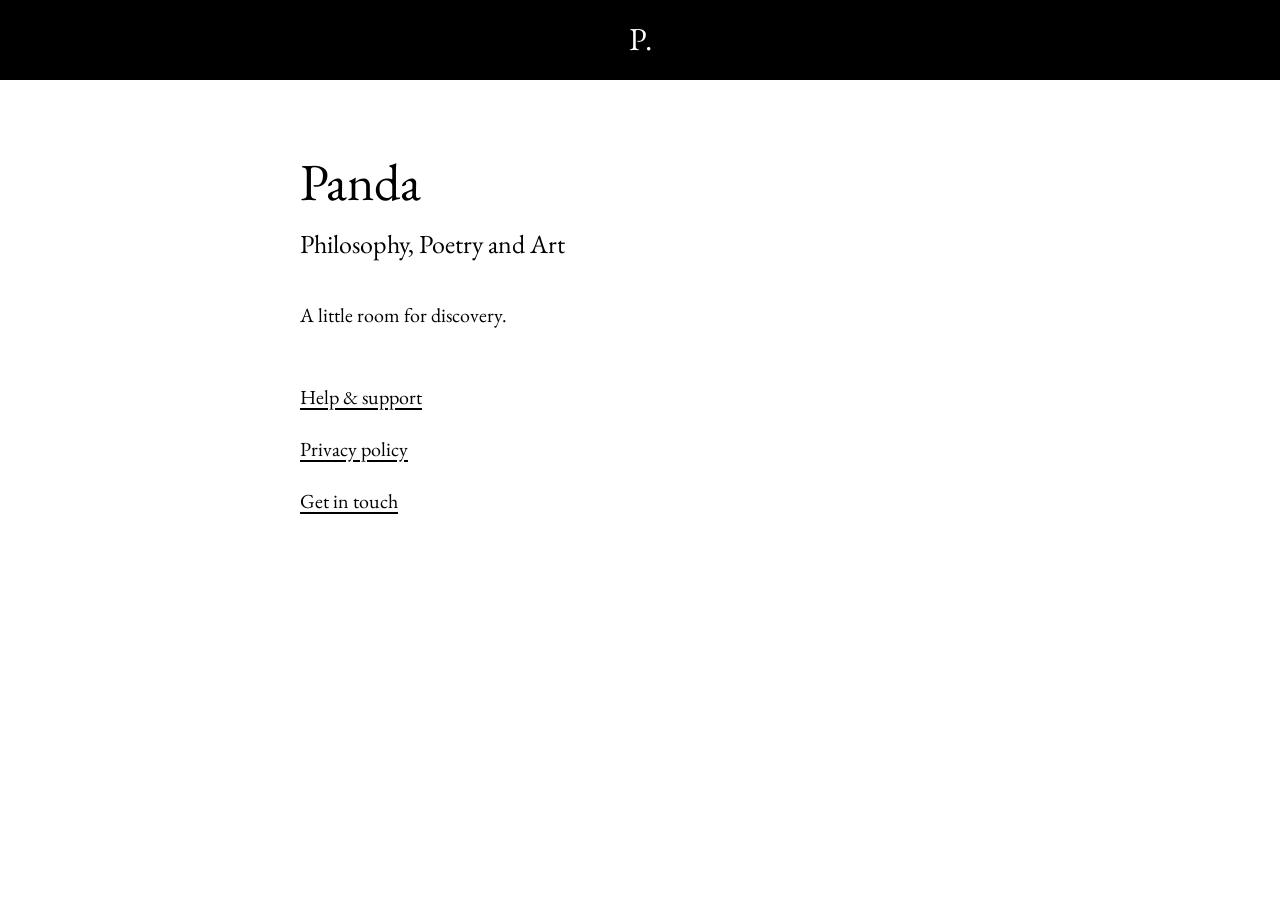
<file: index.html>
<!doctype html>
<html lang="en">
<head>
  <meta charset="utf-8">
  <meta name="viewport" content="width=device-width,initial-scale=1">
  <meta name="description" content="Panda — Philosophy, Poetry and Art. Help, privacy and contact information.">
  <title>Panda — Philosophy, Poetry and Art</title>
  <link rel="stylesheet" href="style.css">
</head>
<body>
  <header><a href="index.html" aria-label="Panda home">P.</a></header>
  <main class="home">
    <h1>Panda</h1>
    <p class="subtitle">Philosophy, Poetry and Art</p>
    <p>A little room for discovery.</p>
    <nav class="page-links" aria-label="Panda information">
      <a href="support.html">Help &amp; support</a>
      <a href="privacy.html">Privacy policy</a>
      <a href="mailto:lukejbradford@gmail.com">Get in touch</a>
    </nav>
  </main>
</body>
</html>
</file>
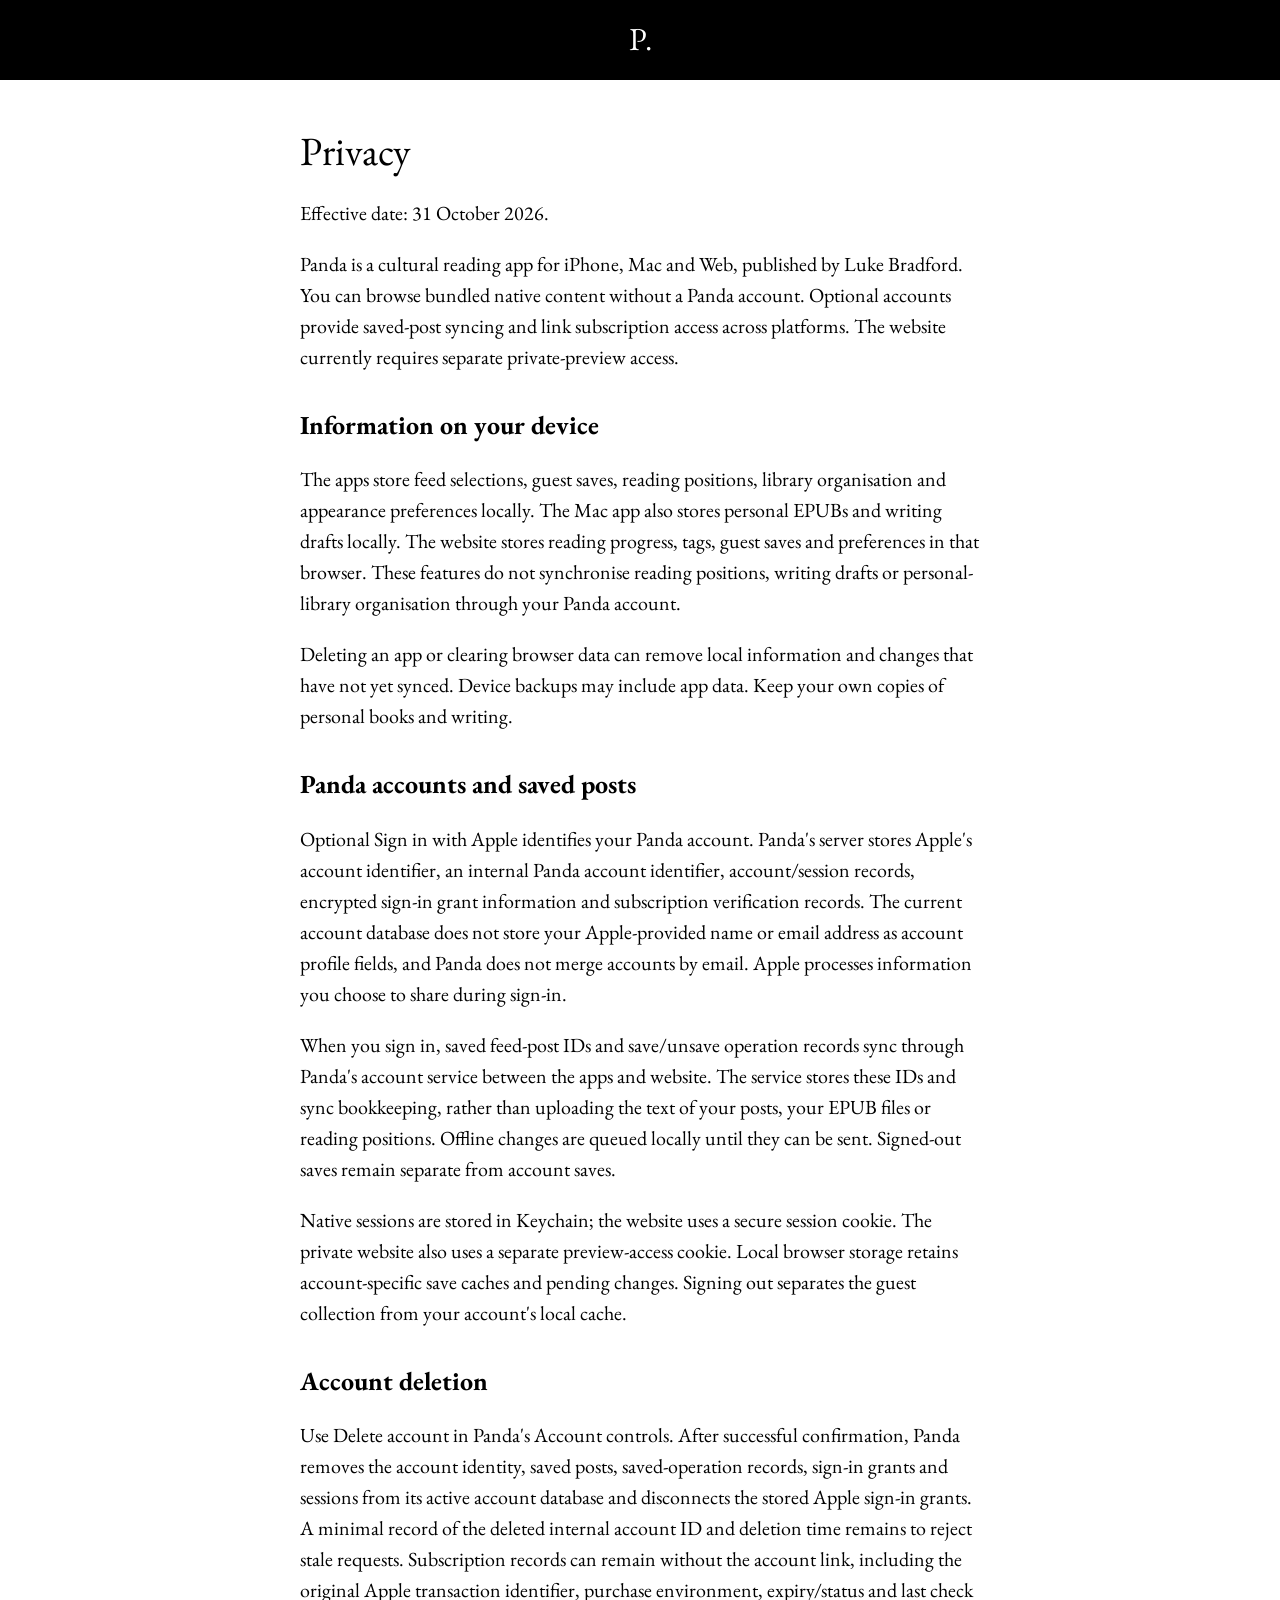
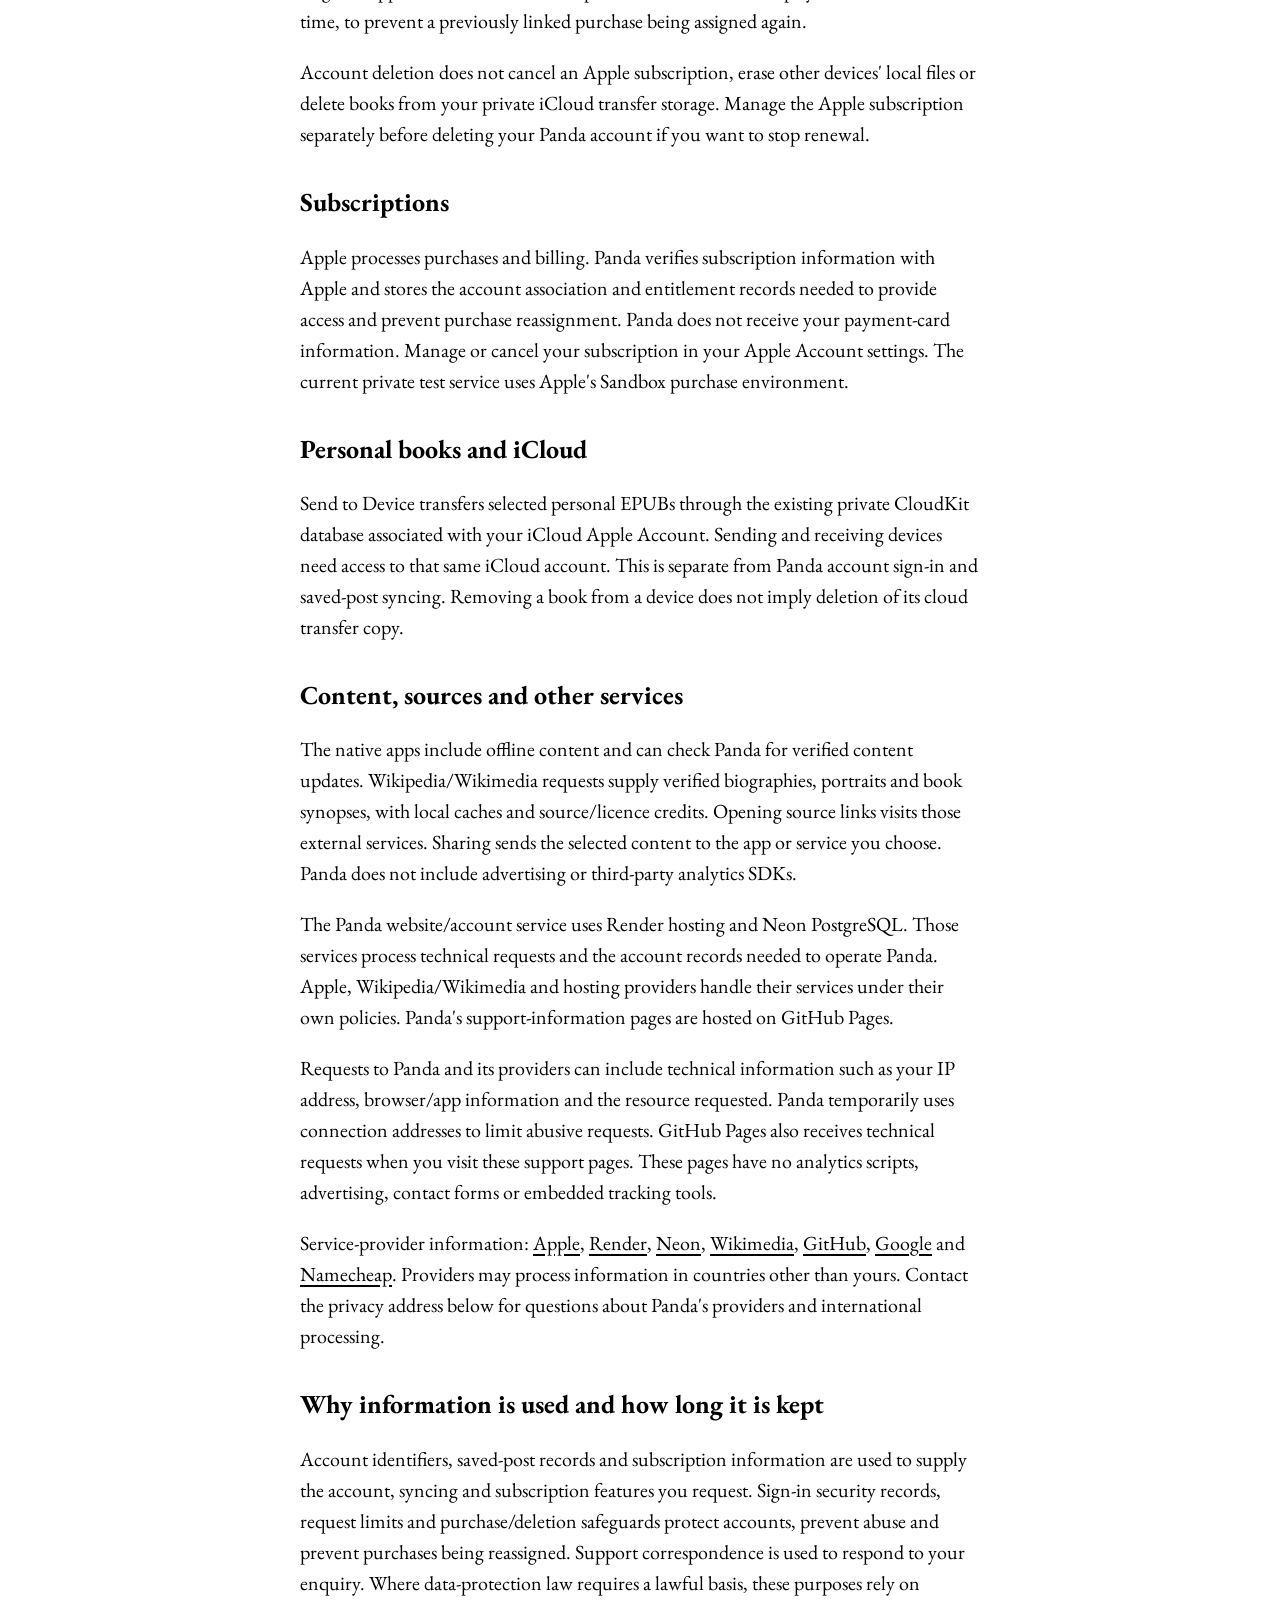
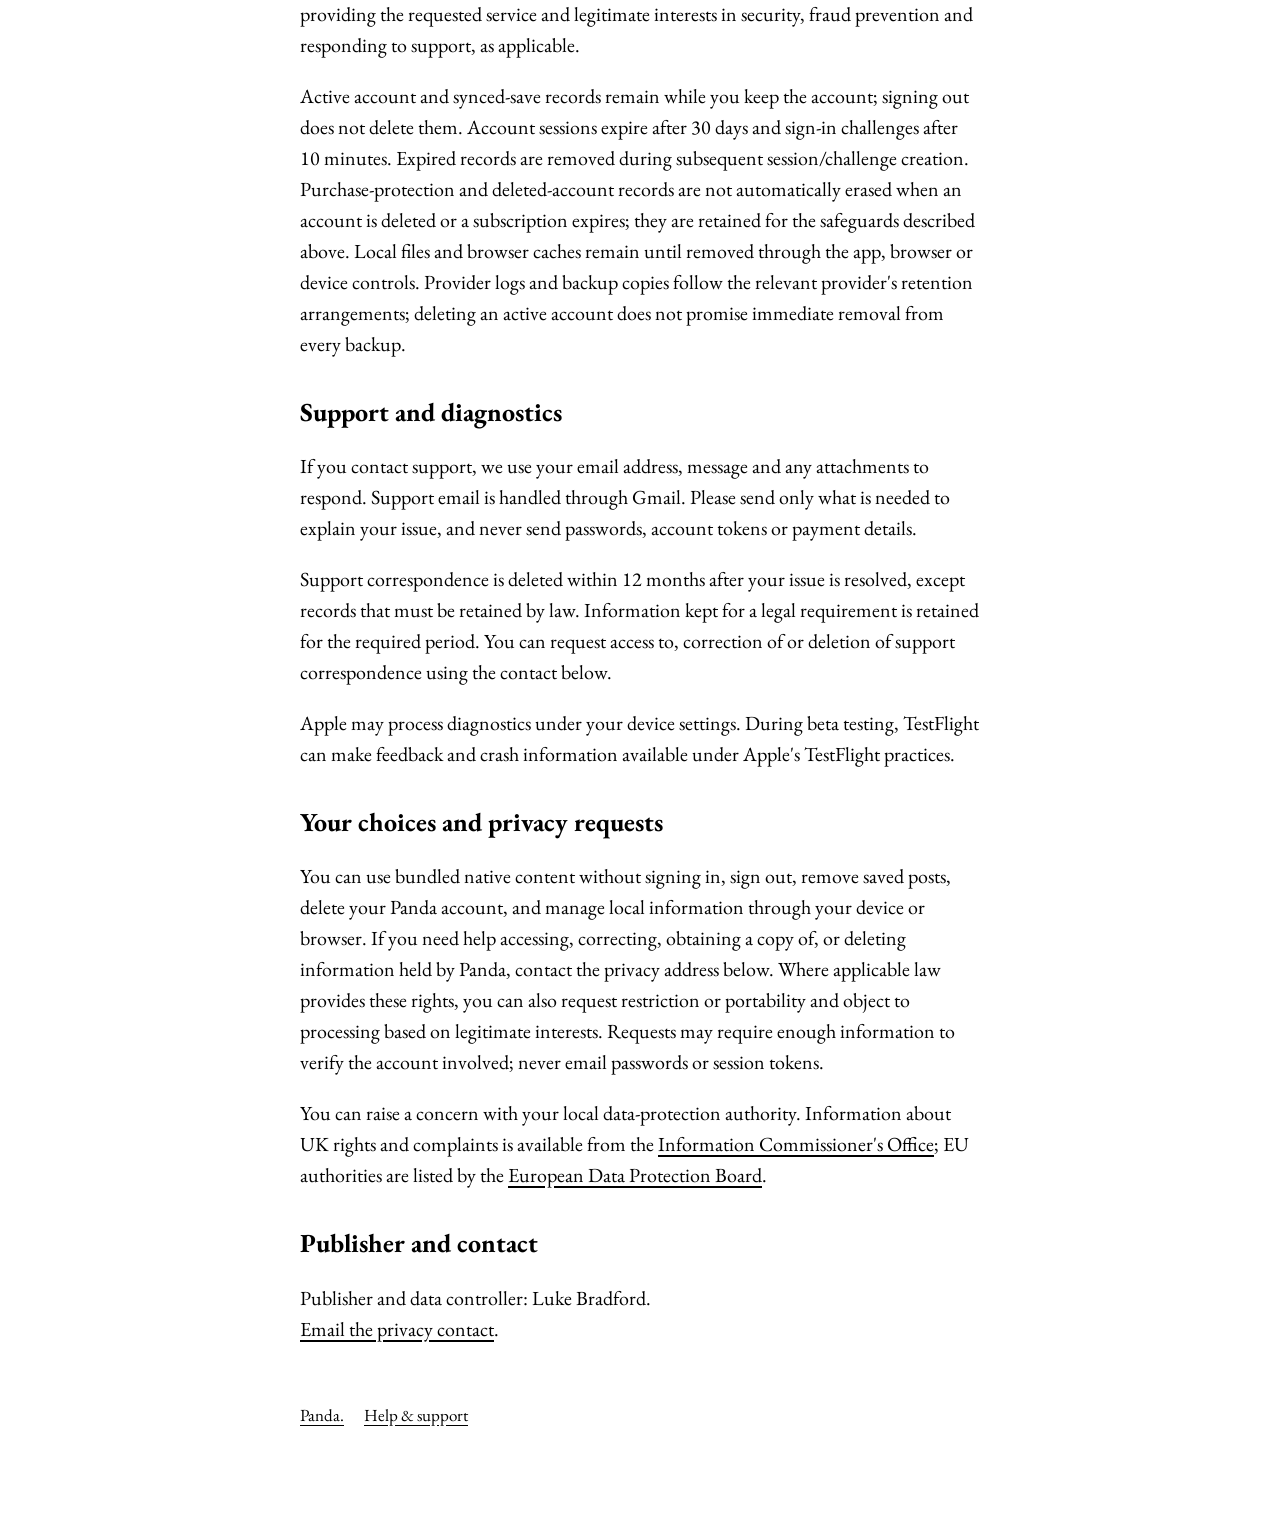
<file: privacy.html>
<!doctype html>
<html lang="en"><head><meta charset="utf-8"><meta name="viewport" content="width=device-width,initial-scale=1"><meta name="robots" content="noindex"><title>Panda. — Privacy</title><link rel="stylesheet" href="style.css"></head>
<body><header><a href="index.html" aria-label="Panda. home">P.</a></header><main>
<h1>Privacy</h1>
<p>Effective date: 31 October 2026.</p>
<p>Panda is a cultural reading app for iPhone, Mac and Web, published by Luke Bradford. You can browse bundled native content without a Panda account. Optional accounts provide saved-post syncing and link subscription access across platforms. The website currently requires separate private-preview access.</p>
<h2>Information on your device</h2>
<p>The apps store feed selections, guest saves, reading positions, library organisation and appearance preferences locally. The Mac app also stores personal EPUBs and writing drafts locally. The website stores reading progress, tags, guest saves and preferences in that browser. These features do not synchronise reading positions, writing drafts or personal-library organisation through your Panda account.</p>
<p>Deleting an app or clearing browser data can remove local information and changes that have not yet synced. Device backups may include app data. Keep your own copies of personal books and writing.</p>
<h2>Panda accounts and saved posts</h2>
<p>Optional Sign in with Apple identifies your Panda account. Panda's server stores Apple's account identifier, an internal Panda account identifier, account/session records, encrypted sign-in grant information and subscription verification records. The current account database does not store your Apple-provided name or email address as account profile fields, and Panda does not merge accounts by email. Apple processes information you choose to share during sign-in.</p>
<p>When you sign in, saved feed-post IDs and save/unsave operation records sync through Panda's account service between the apps and website. The service stores these IDs and sync bookkeeping, rather than uploading the text of your posts, your EPUB files or reading positions. Offline changes are queued locally until they can be sent. Signed-out saves remain separate from account saves.</p>
<p>Native sessions are stored in Keychain; the website uses a secure session cookie. The private website also uses a separate preview-access cookie. Local browser storage retains account-specific save caches and pending changes. Signing out separates the guest collection from your account's local cache.</p>
<h2>Account deletion</h2>
<p>Use Delete account in Panda's Account controls. After successful confirmation, Panda removes the account identity, saved posts, saved-operation records, sign-in grants and sessions from its active account database and disconnects the stored Apple sign-in grants. A minimal record of the deleted internal account ID and deletion time remains to reject stale requests. Subscription records can remain without the account link, including the original Apple transaction identifier, purchase environment, expiry/status and last check time, to prevent a previously linked purchase being assigned again.</p>
<p>Account deletion does not cancel an Apple subscription, erase other devices' local files or delete books from your private iCloud transfer storage. Manage the Apple subscription separately before deleting your Panda account if you want to stop renewal.</p>
<h2>Subscriptions</h2>
<p>Apple processes purchases and billing. Panda verifies subscription information with Apple and stores the account association and entitlement records needed to provide access and prevent purchase reassignment. Panda does not receive your payment-card information. Manage or cancel your subscription in your Apple Account settings. The current private test service uses Apple's Sandbox purchase environment.</p>
<h2>Personal books and iCloud</h2>
<p>Send to Device transfers selected personal EPUBs through the existing private CloudKit database associated with your iCloud Apple Account. Sending and receiving devices need access to that same iCloud account. This is separate from Panda account sign-in and saved-post syncing. Removing a book from a device does not imply deletion of its cloud transfer copy.</p>
<h2>Content, sources and other services</h2>
<p>The native apps include offline content and can check Panda for verified content updates. Wikipedia/Wikimedia requests supply verified biographies, portraits and book synopses, with local caches and source/licence credits. Opening source links visits those external services. Sharing sends the selected content to the app or service you choose. Panda does not include advertising or third-party analytics SDKs.</p>
<p>The Panda website/account service uses Render hosting and Neon PostgreSQL. Those services process technical requests and the account records needed to operate Panda. Apple, Wikipedia/Wikimedia and hosting providers handle their services under their own policies. Panda's support-information pages are hosted on GitHub Pages.</p>
<p>Requests to Panda and its providers can include technical information such as your IP address, browser/app information and the resource requested. Panda temporarily uses connection addresses to limit abusive requests. GitHub Pages also receives technical requests when you visit these support pages. These pages have no analytics scripts, advertising, contact forms or embedded tracking tools.</p>
<p>Service-provider information: <a href="https://www.apple.com/legal/privacy/">Apple</a>, <a href="https://render.com/privacy">Render</a>, <a href="https://neon.com/privacy-policy">Neon</a>, <a href="https://foundation.wikimedia.org/wiki/Policy:Privacy_policy">Wikimedia</a>, <a href="https://docs.github.com/en/site-policy/privacy-policies/github-general-privacy-statement">GitHub</a>, <a href="https://policies.google.com/privacy">Google</a> and <a href="https://www.namecheap.com/legal/general/privacy-policy/">Namecheap</a>. Providers may process information in countries other than yours. Contact the privacy address below for questions about Panda's providers and international processing.</p>
<h2>Why information is used and how long it is kept</h2>
<p>Account identifiers, saved-post records and subscription information are used to supply the account, syncing and subscription features you request. Sign-in security records, request limits and purchase/deletion safeguards protect accounts, prevent abuse and prevent purchases being reassigned. Support correspondence is used to respond to your enquiry. Where data-protection law requires a lawful basis, these purposes rely on providing the requested service and legitimate interests in security, fraud prevention and responding to support, as applicable.</p>
<p>Active account and synced-save records remain while you keep the account; signing out does not delete them. Account sessions expire after 30 days and sign-in challenges after 10 minutes. Expired records are removed during subsequent session/challenge creation. Purchase-protection and deleted-account records are not automatically erased when an account is deleted or a subscription expires; they are retained for the safeguards described above. Local files and browser caches remain until removed through the app, browser or device controls. Provider logs and backup copies follow the relevant provider's retention arrangements; deleting an active account does not promise immediate removal from every backup.</p>
<h2>Support and diagnostics</h2>
<p>If you contact support, we use your email address, message and any attachments to respond. Support email is handled through Gmail. Please send only what is needed to explain your issue, and never send passwords, account tokens or payment details.</p>
<p>Support correspondence is deleted within 12 months after your issue is resolved, except records that must be retained by law. Information kept for a legal requirement is retained for the required period. You can request access to, correction of or deletion of support correspondence using the contact below.</p>
<p>Apple may process diagnostics under your device settings. During beta testing, TestFlight can make feedback and crash information available under Apple's TestFlight practices.</p>
<h2>Your choices and privacy requests</h2>
<p>You can use bundled native content without signing in, sign out, remove saved posts, delete your Panda account, and manage local information through your device or browser. If you need help accessing, correcting, obtaining a copy of, or deleting information held by Panda, contact the privacy address below. Where applicable law provides these rights, you can also request restriction or portability and object to processing based on legitimate interests. Requests may require enough information to verify the account involved; never email passwords or session tokens.</p>
<p>You can raise a concern with your local data-protection authority. Information about UK rights and complaints is available from the <a href="https://ico.org.uk/make-a-complaint/">Information Commissioner's Office</a>; EU authorities are listed by the <a href="https://www.edpb.europa.eu/about-edpb/about-edpb/members_en">European Data Protection Board</a>.</p>
<h2>Publisher and contact</h2>
<p>Publisher and data controller: Luke Bradford.<br><a href="mailto:support@pandacanon.com">Email the privacy contact</a>.</p>
<footer><a href="index.html">Panda.</a><a href="support.html">Help &amp; support</a></footer>
</main></body></html>
</file>
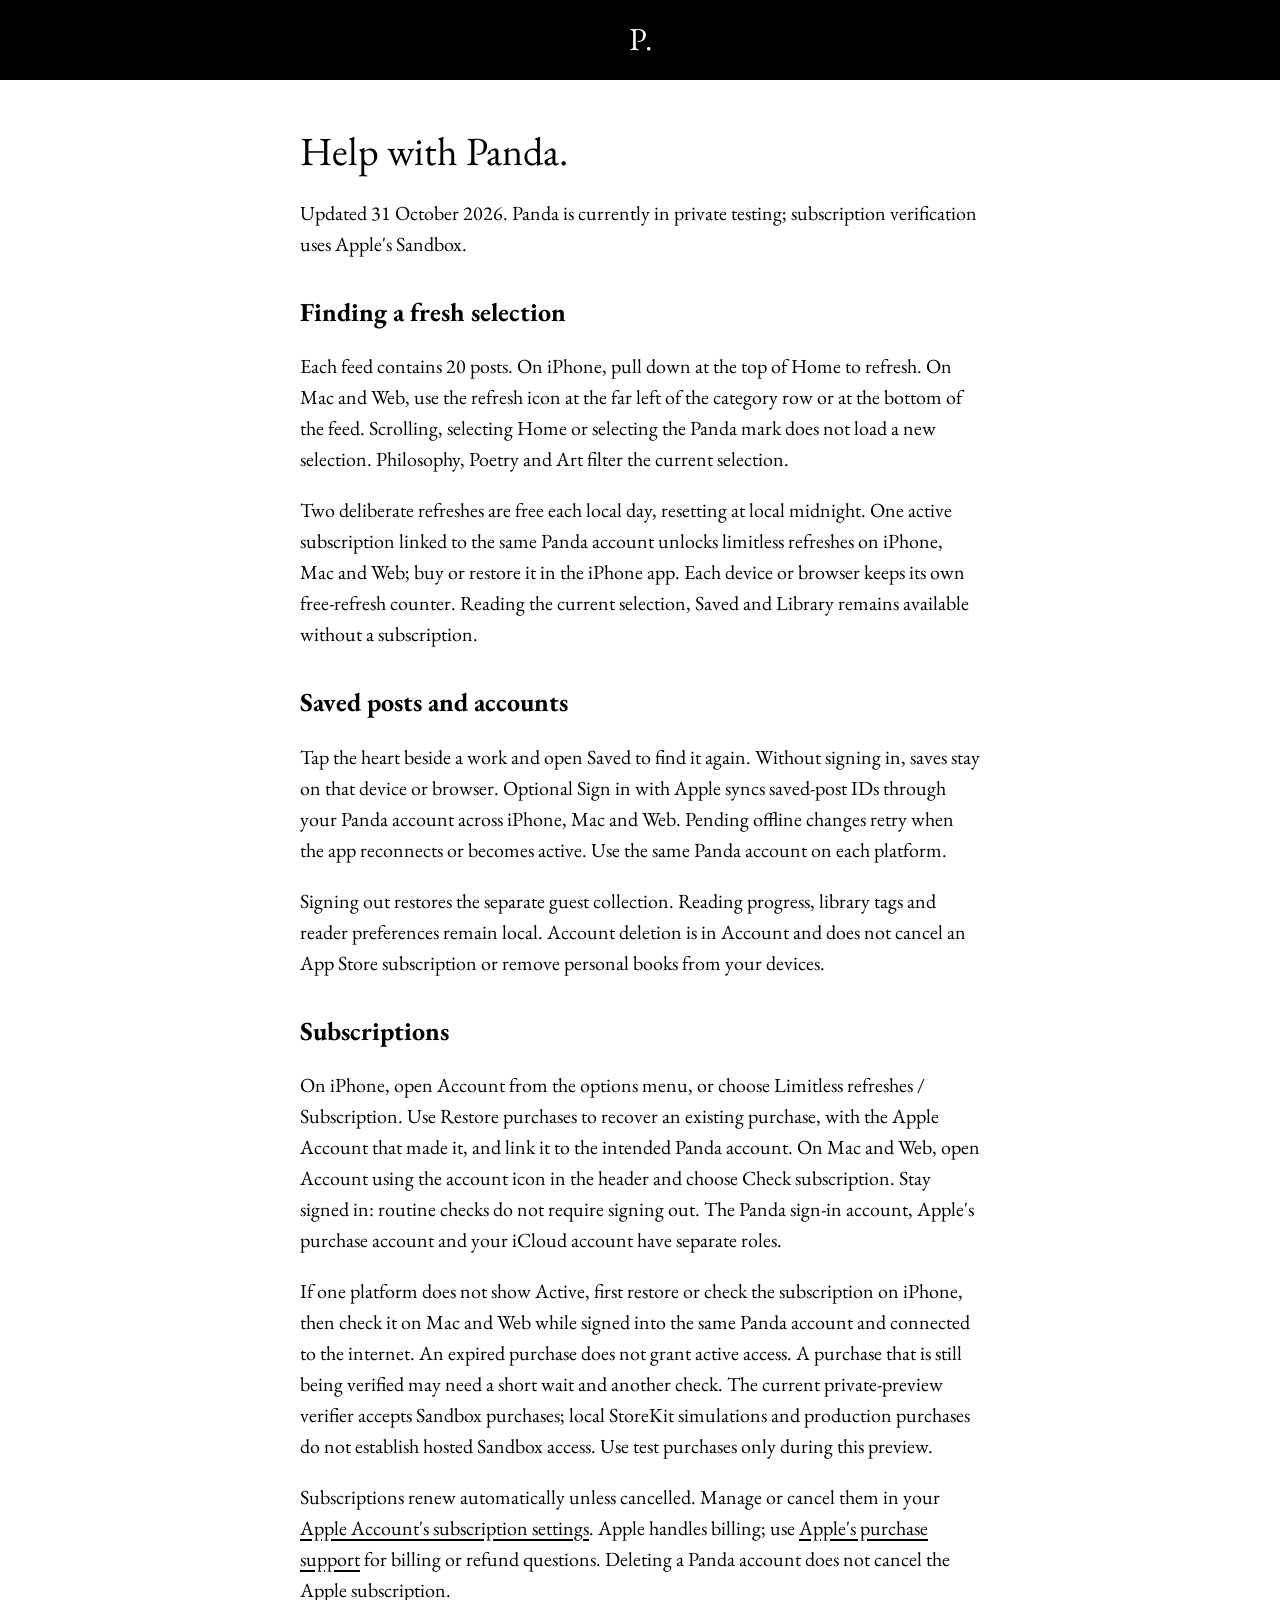
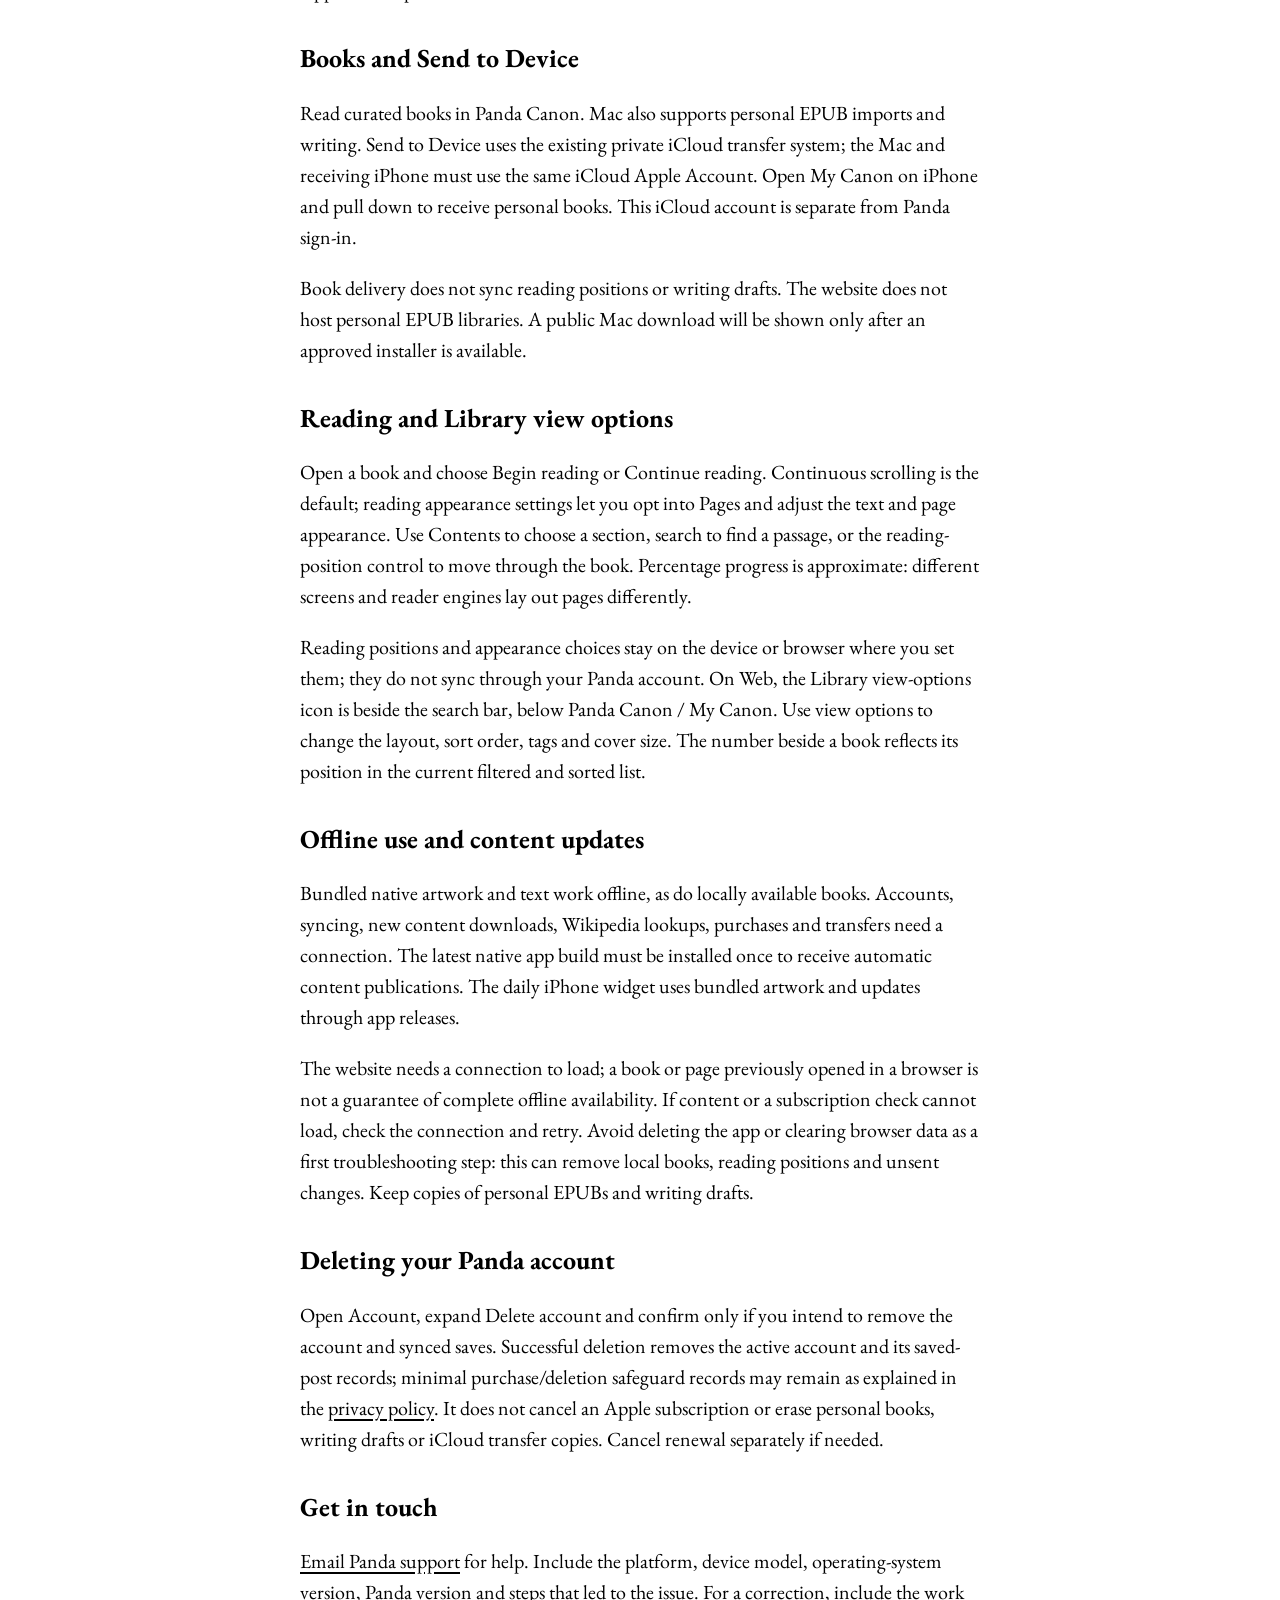
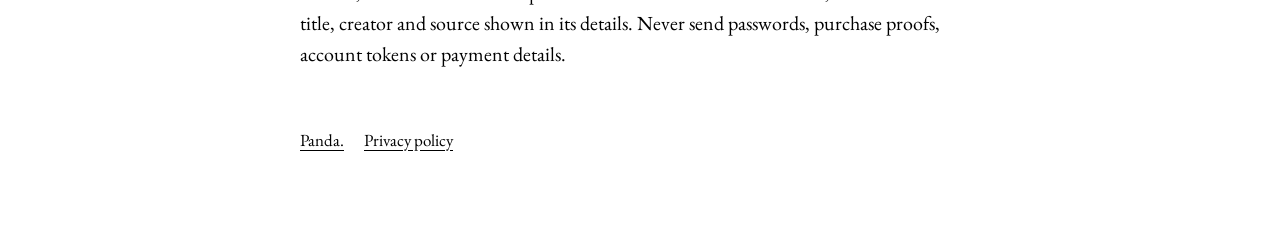
<file: support.html>
<!doctype html>
<html lang="en"><head><meta charset="utf-8"><meta name="viewport" content="width=device-width,initial-scale=1"><meta name="robots" content="noindex"><title>Panda. — Support</title><link rel="stylesheet" href="style.css"></head>
<body><header><a href="index.html" aria-label="Panda. home">P.</a></header><main>
<h1>Help with Panda.</h1>
<p>Updated 31 October 2026. Panda is currently in private testing; subscription verification uses Apple's Sandbox.</p>
<h2>Finding a fresh selection</h2>
<p>Each feed contains 20 posts. On iPhone, pull down at the top of Home to refresh. On Mac and Web, use the refresh icon at the far left of the category row or at the bottom of the feed. Scrolling, selecting Home or selecting the Panda mark does not load a new selection. Philosophy, Poetry and Art filter the current selection.</p>
<p>Two deliberate refreshes are free each local day, resetting at local midnight. One active subscription linked to the same Panda account unlocks limitless refreshes on iPhone, Mac and Web; buy or restore it in the iPhone app. Each device or browser keeps its own free-refresh counter. Reading the current selection, Saved and Library remains available without a subscription.</p>
<h2>Saved posts and accounts</h2>
<p>Tap the heart beside a work and open Saved to find it again. Without signing in, saves stay on that device or browser. Optional Sign in with Apple syncs saved-post IDs through your Panda account across iPhone, Mac and Web. Pending offline changes retry when the app reconnects or becomes active. Use the same Panda account on each platform.</p>
<p>Signing out restores the separate guest collection. Reading progress, library tags and reader preferences remain local. Account deletion is in Account and does not cancel an App Store subscription or remove personal books from your devices.</p>
<h2>Subscriptions</h2>
<p>On iPhone, open Account from the options menu, or choose Limitless refreshes / Subscription. Use Restore purchases to recover an existing purchase, with the Apple Account that made it, and link it to the intended Panda account. On Mac and Web, open Account using the account icon in the header and choose Check subscription. Stay signed in: routine checks do not require signing out. The Panda sign-in account, Apple's purchase account and your iCloud account have separate roles.</p>
<p>If one platform does not show Active, first restore or check the subscription on iPhone, then check it on Mac and Web while signed into the same Panda account and connected to the internet. An expired purchase does not grant active access. A purchase that is still being verified may need a short wait and another check. The current private-preview verifier accepts Sandbox purchases; local StoreKit simulations and production purchases do not establish hosted Sandbox access. Use test purchases only during this preview.</p>
<p>Subscriptions renew automatically unless cancelled. Manage or cancel them in your <a href="https://apps.apple.com/account/subscriptions">Apple Account's subscription settings</a>. Apple handles billing; use <a href="https://reportaproblem.apple.com/">Apple's purchase support</a> for billing or refund questions. Deleting a Panda account does not cancel the Apple subscription.</p>
<h2>Books and Send to Device</h2>
<p>Read curated books in Panda Canon. Mac also supports personal EPUB imports and writing. Send to Device uses the existing private iCloud transfer system; the Mac and receiving iPhone must use the same iCloud Apple Account. Open My Canon on iPhone and pull down to receive personal books. This iCloud account is separate from Panda sign-in.</p>
<p>Book delivery does not sync reading positions or writing drafts. The website does not host personal EPUB libraries. A public Mac download will be shown only after an approved installer is available.</p>
<h2>Reading and Library view options</h2>
<p>Open a book and choose Begin reading or Continue reading. Continuous scrolling is the default; reading appearance settings let you opt into Pages and adjust the text and page appearance. Use Contents to choose a section, search to find a passage, or the reading-position control to move through the book. Percentage progress is approximate: different screens and reader engines lay out pages differently.</p>
<p>Reading positions and appearance choices stay on the device or browser where you set them; they do not sync through your Panda account. On Web, the Library view-options icon is beside the search bar, below Panda Canon / My Canon. Use view options to change the layout, sort order, tags and cover size. The number beside a book reflects its position in the current filtered and sorted list.</p>
<h2>Offline use and content updates</h2>
<p>Bundled native artwork and text work offline, as do locally available books. Accounts, syncing, new content downloads, Wikipedia lookups, purchases and transfers need a connection. The latest native app build must be installed once to receive automatic content publications. The daily iPhone widget uses bundled artwork and updates through app releases.</p>
<p>The website needs a connection to load; a book or page previously opened in a browser is not a guarantee of complete offline availability. If content or a subscription check cannot load, check the connection and retry. Avoid deleting the app or clearing browser data as a first troubleshooting step: this can remove local books, reading positions and unsent changes. Keep copies of personal EPUBs and writing drafts.</p>
<h2>Deleting your Panda account</h2>
<p>Open Account, expand Delete account and confirm only if you intend to remove the account and synced saves. Successful deletion removes the active account and its saved-post records; minimal purchase/deletion safeguard records may remain as explained in the <a href="privacy.html">privacy policy</a>. It does not cancel an Apple subscription or erase personal books, writing drafts or iCloud transfer copies. Cancel renewal separately if needed.</p>
<h2>Get in touch</h2>
<p><a href="mailto:support@pandacanon.com">Email Panda support</a> for help. Include the platform, device model, operating-system version, Panda version and steps that led to the issue. For a correction, include the work title, creator and source shown in its details. Never send passwords, purchase proofs, account tokens or payment details.</p>
<footer><a href="index.html">Panda.</a><a href="privacy.html">Privacy policy</a></footer>
</main></body></html>
</file>
<file: style.css>
@font-face{font-family:"EB Garamond";src:url("EBGaramond.ttf") format("truetype");font-weight:400 800;font-style:normal;font-display:swap}
:root{color-scheme:light;font-family:"EB Garamond",Garamond,"Times New Roman",serif;color:#000;background:#fff}
*{box-sizing:border-box}
body{margin:0}
header{background:#000;color:#fff;padding:18px 24px;text-align:center;font-size:32px;line-height:1.3}
header a{display:inline-flex;align-items:center;justify-content:center;min-width:44px;min-height:44px;text-decoration:none}
main{max-width:728px;margin:auto;padding:48px 24px 80px;font-size:20px;line-height:1.55;overflow-wrap:anywhere}
h1{font-size:40px;line-height:1.15;font-weight:400;margin:0 0 24px}
h2{font-size:26px;line-height:1.3;margin-top:36px}
a{color:inherit;text-underline-offset:4px}
a:focus-visible{outline:2px solid;outline-offset:4px}
.home{padding-top:72px}
.home h1{font-size:52px;margin-bottom:12px}
.subtitle{font-size:26px;margin:0 0 36px}
.page-links{display:flex;flex-direction:column;align-items:flex-start;gap:8px;margin-top:44px}
.page-links a{min-height:44px;display:flex;align-items:center}
footer{margin-top:48px;font-size:17px}
footer a{display:inline-flex;align-items:center;min-height:44px;margin-right:20px}
</file>
